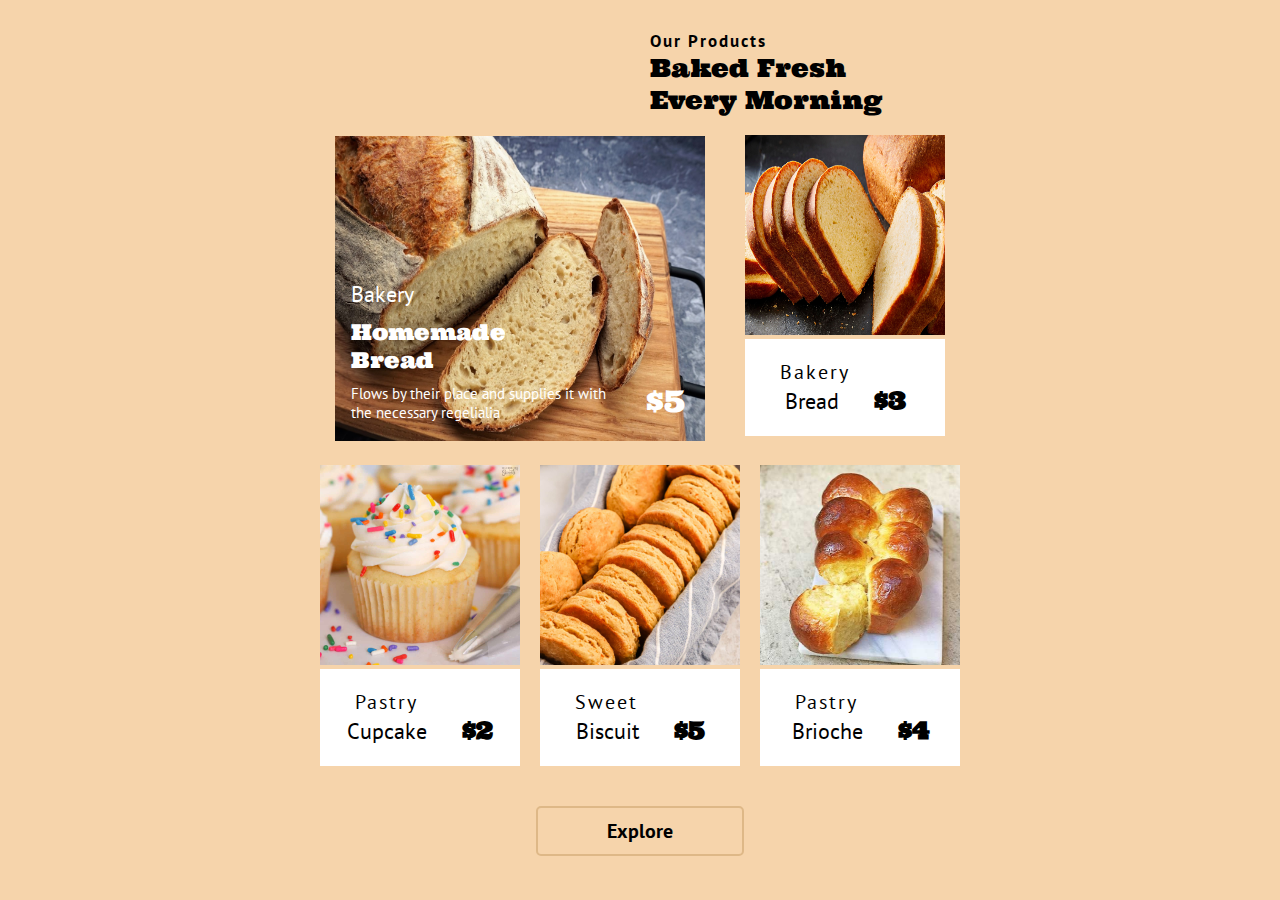
<file: index.html>
<!DOCTYPE html>
<html lang="en">
  <head>
    <meta charset="UTF-8" />
    <meta name="viewport" content="width=device-width, initial-scale=1.0" />
    <link rel="preconnect" href="https://fonts.googleapis.com" />
    <link rel="preconnect" href="https://fonts.gstatic.com" crossorigin />
    <link
      href="https://fonts.googleapis.com/css2?family=Josefin+Sans:wght@300&family=PT+Sans&family=Ultra&display=swap"
      rel="stylesheet"
    />
    <link rel="preconnect" href="https://fonts.googleapis.com" />
    <link rel="preconnect" href="https://fonts.gstatic.com" crossorigin />
    <link
      href="https://fonts.googleapis.com/css2?family=Josefin+Sans:wght@300&family=Ultra&display=swap"
      rel="stylesheet"
    />
    <link rel="stylesheet" href="styles.css" />
    <title>დავალება 6</title>
  </head>
  <body>
    <div class="header">
      <h1 class="our_products">Our Products</h1>
      <p class="baked_fresh">Baked Fresh Every Morning</p>
    </div>
    <div class="container">
      <div class="product1">
        <img
          src="Pictures/Homemade Bread.jpg"
          alt="Product 1"
          class="product-image bigger-image"
        />
        <div class="product-description1">
          <p class="category1">Bakery</p>
          <p class="item1">Homemade Bread</p>

          <p class="subtext">
            Flows by their place and supplies it with the necessary regelialia
          </p>
          <p class="price1">$5</p>
        </div>
      </div>
      <div class="product2">
        <img src="Pictures/Bread.jpg" alt="Product 2" class="product-image" />
        <div class="product-description">
          <p class="category">Bakery</p>
          <p class="item2">Bread</p>
          <p class="price">$3</p>
        </div>
      </div>
    </div>
    <div class="container">
      <div class="product">
        <img src="Pictures/Cupcake.jpg" alt="Product 3" class="product-image" />
        <div class="product-description">
          <p class="category">Pastry</p>
          <p class="item">Cupcake</p>
          <p class="price">$2</p>
        </div>
      </div>
      <div class="product">
        <img
          src="Pictures/Biscuits.jpg"
          alt="Product 4"
          class="product-image"
        />
        <div class="product-description">
          <p class="category">Sweet</p>
          <p class="item">Biscuit</p>
          <p class="price">$5</p>
        </div>
      </div>
      <div class="product">
        <img src="Pictures/Brioche.jpg" alt="Product 5" class="product-image" />
        <div class="product-description">
          <p class="category">Pastry</p>
          <p class="item">Brioche</p>
          <p class="price">$4</p>
        </div>
      </div>
    </div>
    <div class="explore-button">
      <button class="explore-btn">Explore</button>
    </div>
  </body>
</html>
</file>
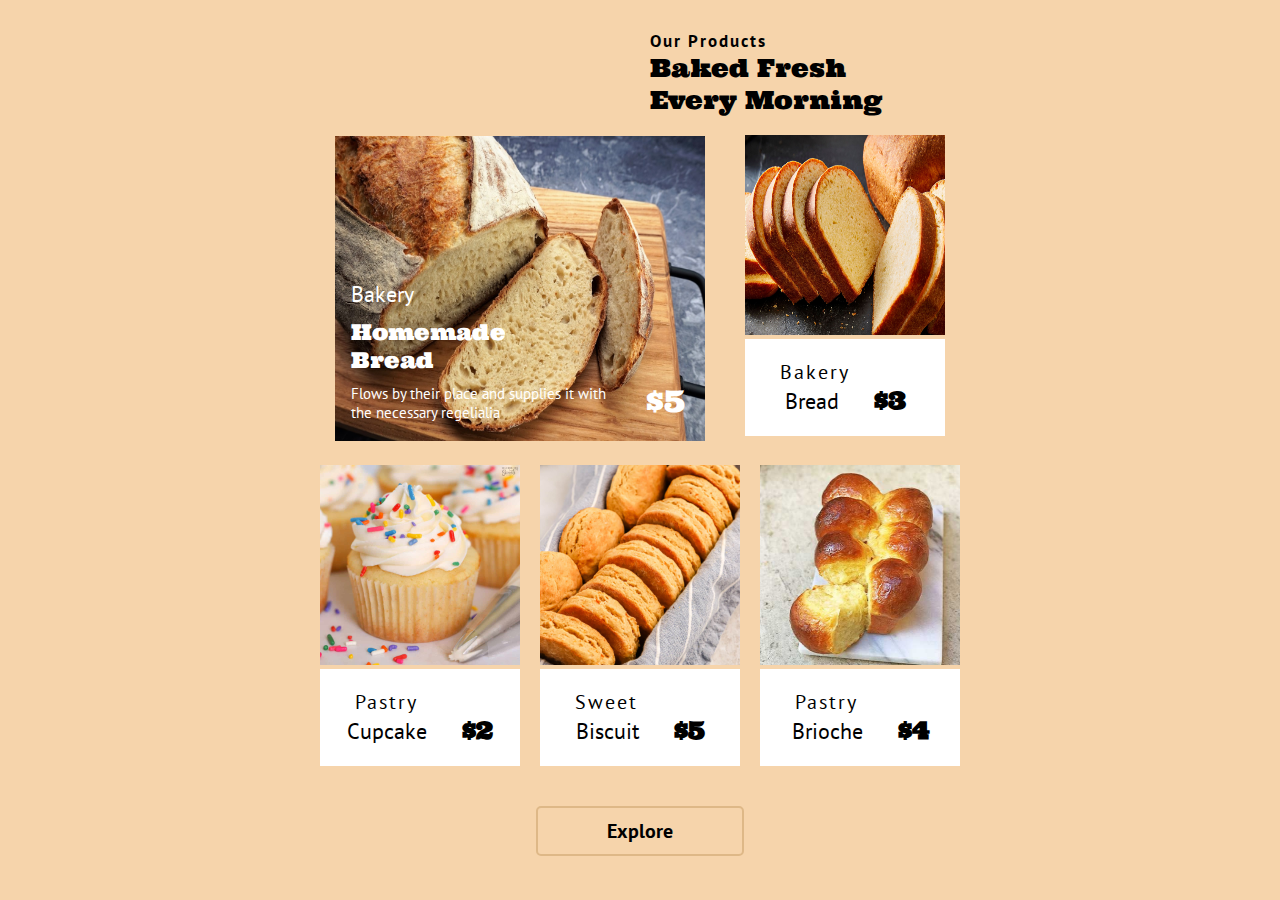
<file: დავალება 6.html>
<!DOCTYPE html>
<html lang="en">
  <head>
    <meta charset="UTF-8" />
    <meta name="viewport" content="width=device-width, initial-scale=1.0" />
    <link rel="preconnect" href="https://fonts.googleapis.com" />
    <link rel="preconnect" href="https://fonts.gstatic.com" crossorigin />
    <link
      href="https://fonts.googleapis.com/css2?family=Josefin+Sans:wght@300&family=PT+Sans&family=Ultra&display=swap"
      rel="stylesheet"
    />
    <link rel="preconnect" href="https://fonts.googleapis.com" />
    <link rel="preconnect" href="https://fonts.gstatic.com" crossorigin />
    <link
      href="https://fonts.googleapis.com/css2?family=Josefin+Sans:wght@300&family=Ultra&display=swap"
      rel="stylesheet"
    />
    <link rel="stylesheet" href="styles.css" />
    <title>დავალება 6</title>
  </head>
  <body>
    <div class="header">
      <h1 class="our_products">Our Products</h1>
      <p class="baked_fresh">Baked Fresh Every Morning</p>
    </div>
    <div class="container">
      <div class="product1">
        <img
          src="/Pictures/Homemade Bread.jpg"
          alt="Product 1"
          class="product-image bigger-image"
        />
        <div class="product-description1">
          <p class="category1">Bakery</p>
          <p class="item1">Homemade Bread</p>

          <p class="subtext">
            Flows by their place and supplies it with the necessary regelialia
          </p>
          <p class="price1">$5</p>
        </div>
      </div>
      <div class="product2">
        <img src="/Pictures/Bread.jpg" alt="Product 2" class="product-image" />
        <div class="product-description">
          <p class="category">Bakery</p>
          <p class="item2">Bread</p>
          <p class="price">$3</p>
        </div>
      </div>
    </div>
    <div class="container">
      <div class="product">
        <img
          src="/Pictures/Cupcake.jpg"
          alt="Product 3"
          class="product-image"
        />
        <div class="product-description">
          <p class="category">Pastry</p>
          <p class="item">Cupcake</p>
          <p class="price">$2</p>
        </div>
      </div>
      <div class="product">
        <img
          src="/Pictures/Biscuits.jpg"
          alt="Product 4"
          class="product-image"
        />
        <div class="product-description">
          <p class="category">Sweet</p>
          <p class="item">Biscuit</p>
          <p class="price">$5</p>
        </div>
      </div>
      <div class="product">
        <img
          src="/Pictures/Brioche.jpg"
          alt="Product 5"
          class="product-image"
        />
        <div class="product-description">
          <p class="category">Pastry</p>
          <p class="item">Brioche</p>
          <p class="price">$4</p>
        </div>
      </div>
    </div>
    <div class="explore-button">
      <button class="explore-btn">Explore</button>
    </div>
  </body>
</html>
</file>
<file: styles.css>
body {
  font-family: "Ultra", serif;
  margin: 0;
  padding: 0;
  background-color: rgb(246, 212, 171);
}

.header {
  background-color: rgb(246, 212, 171);
  padding-top: 30px;
  margin-left: 650px;
}

h1,
p {
  font-size: 22px;
  margin: 0;
}

.container {
  display: flex;
  flex-wrap: wrap;
  justify-content: center;
  align-items: center;
}

.product-image {
  width: 200px;
  height: 200px;
}

.bigger-image {
  width: 370px;
  height: 305px;
}

.product {
  text-align: center;
  margin: 10px;
}

.product2 {
  text-align: center;
  margin-left: 40px;
}

.product1 {
  margin-bottom: 10px;

  margin-top: 20px;
  position: relative;
  display: inline-block;
}
.product-description {
  background-color: white;
  text-align: center;
}

.product-description1 {
  position: absolute;
  color: rgb(255, 255, 255);
  top: 9rem;
  padding: 0 1rem;
}
.price {
  font-size: 24px;
  font-weight: bold;
  color: black;
}

.explore-button {
  text-align: center;
  margin-top: 20px;
  margin-top: 30px;
}

.explore-btn {
  background-color: rgb(246, 212, 171);
  color: black;
  padding: 10px 69px;
  border: 2px solid burlywood;
  cursor: pointer;
  font-size: 20px;
  border-radius: 5px;
  font-family: "PT Sans", sans-serif;
  font-weight: bold;
}

.category {
  letter-spacing: 2px;
  text-align: left;
  font-size: 20px;
  font-family: "PT Sans", sans-serif;
  padding-left: 35px;
  padding-top: 20px;
}
.item {
  font-family: "PT Sans", sans-serif;
  text-align: left;
  display: inline-block;
}

.category1 {
  font-family: "PT Sans", sans-serif;
}
.item1 {
  margin-top: 10px;
  width: 100px;
}

.item2 {
  font-family: "PT Sans", sans-serif;
  text-align: left;
  display: inline-block;
}

.price {
  text-align: right;
  margin-bottom: 20px;
  padding-left: 30px;
  display: inline-block;
}

.our_products {
  font-family: "PT Sans", sans-serif;
  letter-spacing: 2px;
  font-size: 17px;
}

.baked_fresh {
  max-width: 250px;
  font-size: 25px;
}

.subtext {
  font-family: "PT Sans", sans-serif;
  font-size: 15px;
  width: 260px;
  margin-top: 10px;
}

.price1 {
  display: block;
  margin-left: 295px;
  font-size: 30px;
  margin-top: -40px;
}
</file>
